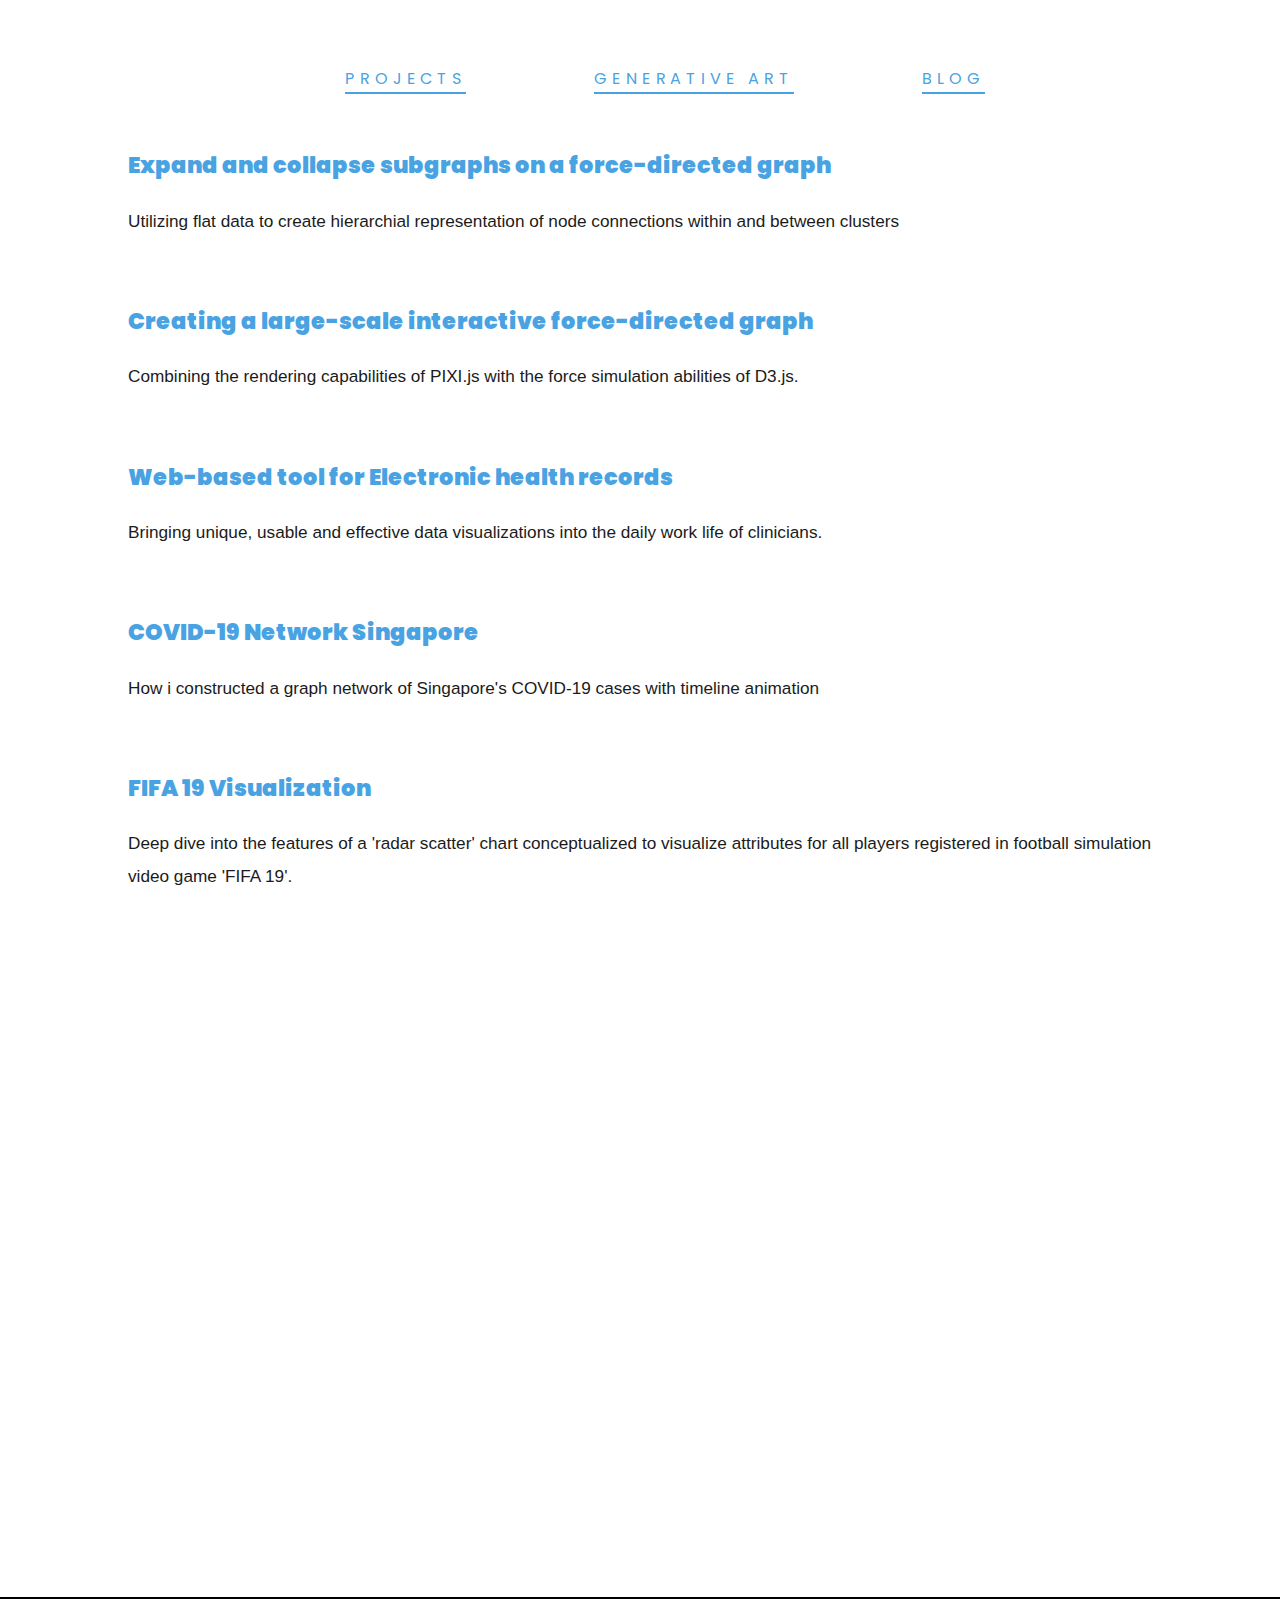
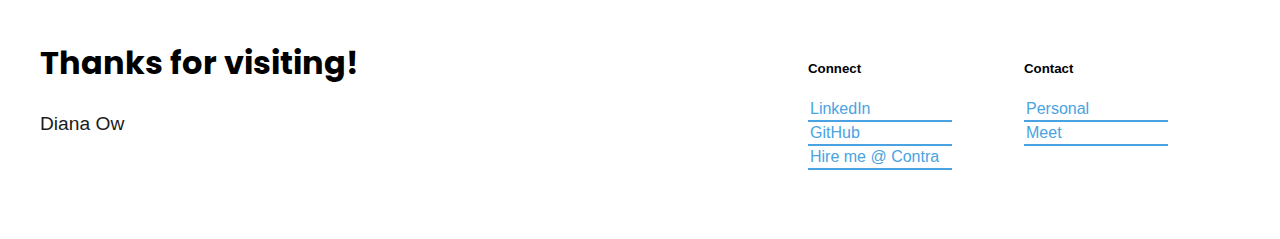
<file: blog/index.html>
<!DOCTYPE html>
<html lang="en">

  <head>
    <meta charset="utf-8">
    <title>Diana Ow</title>
    <meta name="author" content="Diana Ow">
    <meta name="description" content="Diana Ow's website">
    <meta name="keywords" content="d3js, pixijs, svelte, react, dash, geospatial, network, graphs, data, visualization, visualisation, data visualization, data visualisation, information, information visualization, information visualisation, dataviz, datavis, infoviz, infovis, dashboard, data art, web development">

    <link href="https://fonts.googleapis.com/css?family=Poppins|Inter" rel="stylesheet" crossorigin="anonymous">
    <link href="../css/global.css" rel="stylesheet">
    <style>
    .box-wrapper {
      width: 100%;
      min-height: 160vh;
      display: flex;
      justify-content: center
    }
    .box-group {
      display: flex;
      flex-direction: column;
      align-items: center;
      width: 80%;
      height: 100%;
      padding: 0px;
    }
    </style>
  </head>

  <body>

    <!-- Navigation -->
    <nav class="navbar navbar-expand-lg">
      <div id="navbarResponsive">
        <ul class="navbar-nav">
          <li class="nav-item active">
            <a style='font-family:Poppins;' class="nav-link" href="https://dianaow.com">PROJECTS</a>
          </li>
          <li class="nav-item">
            <a style='font-family:Poppins;' class="nav-link" href="https://dianaow.com/generativeart/">GENERATIVE ART</a>
          </li>
          <li class="nav-item">
            <a style='font-family:Poppins;' class="nav-link" href="https://dianaow.com/blog/">BLOG</a>
          </li>
        </ul>
      </div>
    </nav>

    <div class='box-wrapper'>
      <div class='box-group'>
        <div>
          <a href="https://dianaow.com/blog/pixijs-d3-graph-2/" target="_blank">
            <h3>Expand and collapse subgraphs on a force-directed graph</h3>
          </a>
          <p>Utilizing flat data to create hierarchial representation of node connections within and between clusters</p>
          <br>
          <a href="https://dianaow.com/blog/pixijs-d3-graph/" target="_blank">
            <h3>Creating a large-scale interactive force-directed graph</h3>
          </a>
          <p>Combining the rendering capabilities of PIXI.js with the force simulation abilities of D3.js.</p>
          <br>
          <a href="https://dianaow.com/blog/health_timeline/" target="_blank">
            <h3>Web-based tool for Electronic health records</h3>
          </a>
          <p>Bringing unique, usable and effective data visualizations into the daily work life of clinicians.</p>
          <br>
          <a href="https://dianaow.com/blog/covid19-network-singapore/" target="_blank">
            <h3>COVID-19 Network Singapore</h3>
          </a>
          <p>How i constructed a graph network of Singapore's COVID-19 cases with timeline animation</p>
          <br>
          <a href="https://dianaow.com/blog/fifa19/" target="_blank">
            <h3>FIFA 19 Visualization</h3>
          </a>
          <p>Deep dive into the features of a 'radar scatter' chart conceptualized to visualize attributes for all players registered in football simulation video game 'FIFA 19'.</p>
          <br>
        </div>

      </div>
    </div>

    <footer>
      <div class="flex-container">
        <div class="left"><h1 class="name">Thanks for visiting!</h1> 
          <div class="column-content">
            <p style="font-weight: 400; font-size: 1.2rem;">Diana Ow</p> 
          </div>
        </div> 
        <div class="right">
          <div class="column">
            <h5 class="column-header">Connect</h5> 
            <div class="column-content connect">
              <a class="link" target="_blank" rel="noopener noreferrer" href="https://www.linkedin.com/in/dianaow/">LinkedIn</a> 
              <a class="link" target="_blank" rel="noopener noreferrer" href="https://github.com/dianaow/">GitHub</a> 
              <a class="link" target="_blank" rel="noopener noreferrer" href="https://contra.com/dianaow_viz">Hire me @ Contra</a>
            </div>
          </div> 
          <div class="column">
            <h5 class="column-header">Contact</h5> 
            <div class="column-content contact">
              <a class="link" target="_blank" rel="noopener noreferrer" href="mailto:diana.ow@outlook.com">Personal</a> 
              <a class="link" target="_blank" rel="noopener noreferrer" href="https://calendly.com/dianaow/meeting">Meet</a>
            </div>
          </div>
        </div>
    </div>

  </body>

</html>
</file>
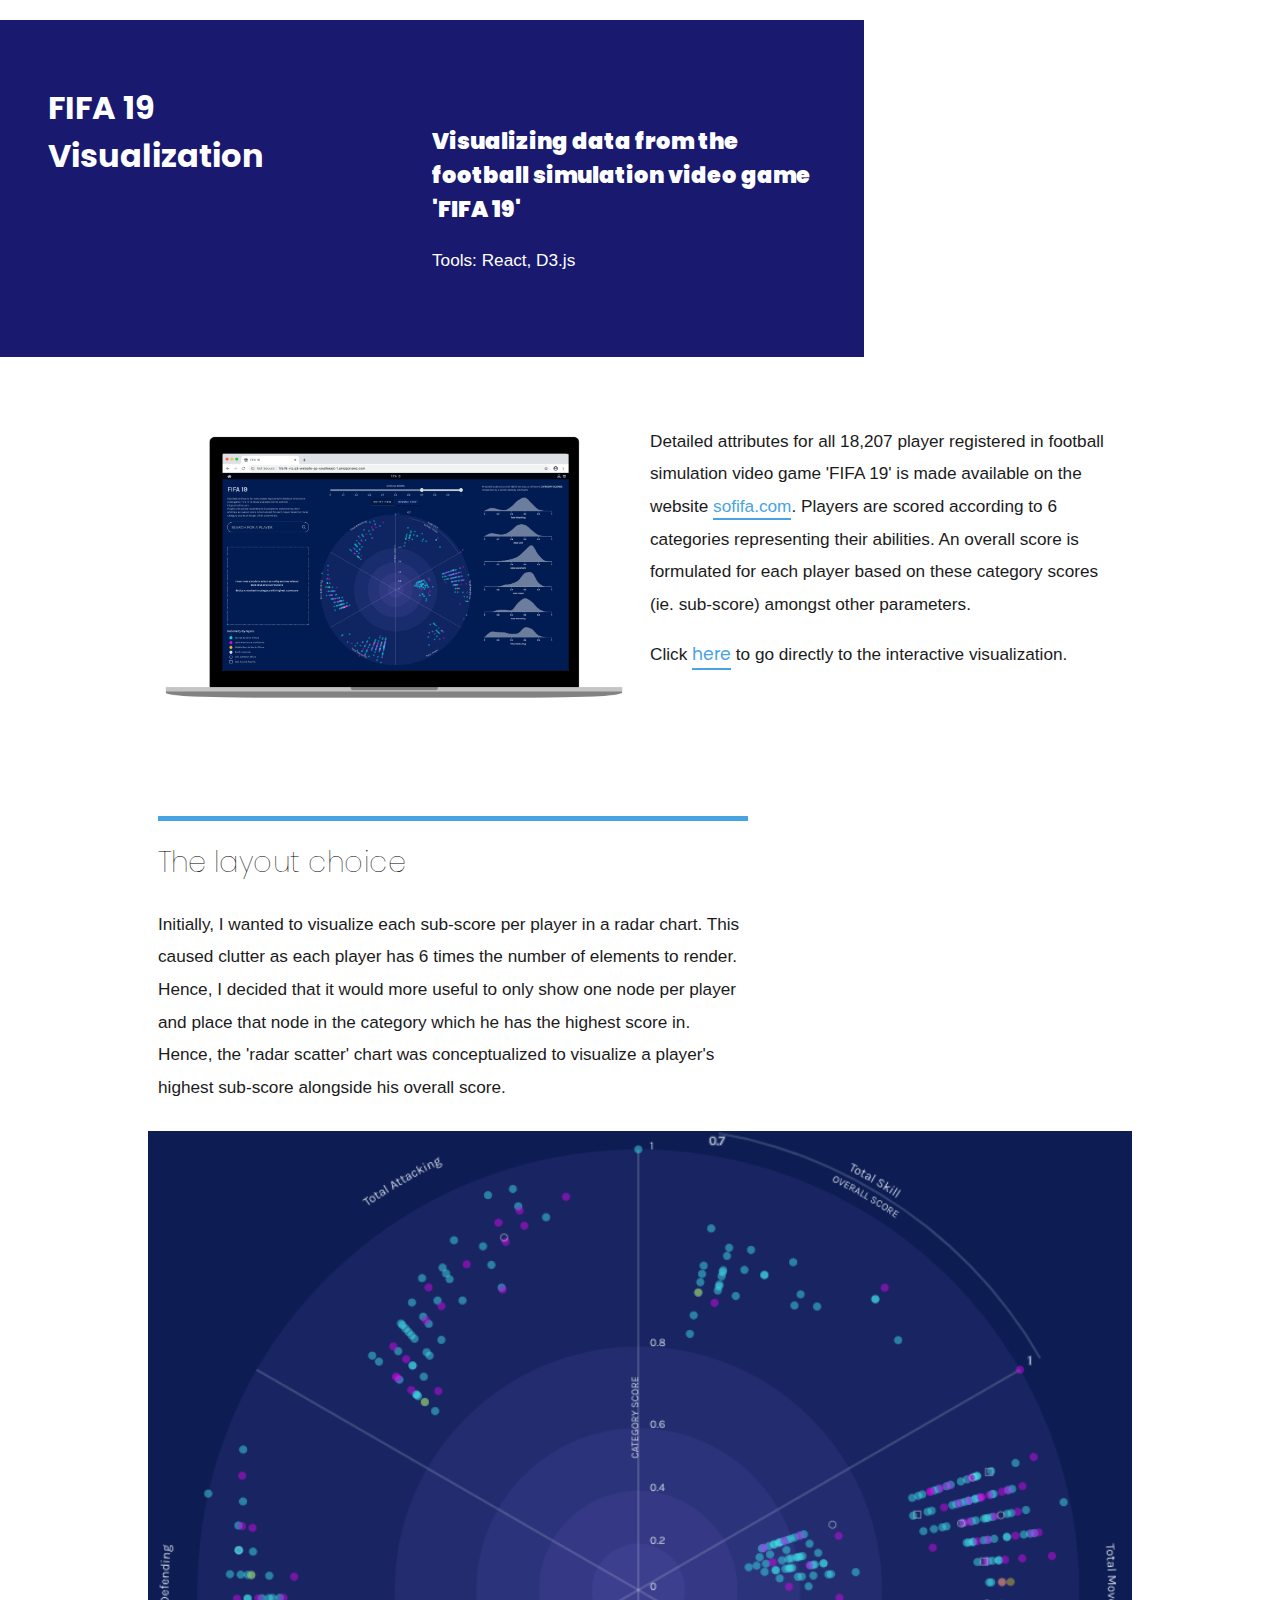
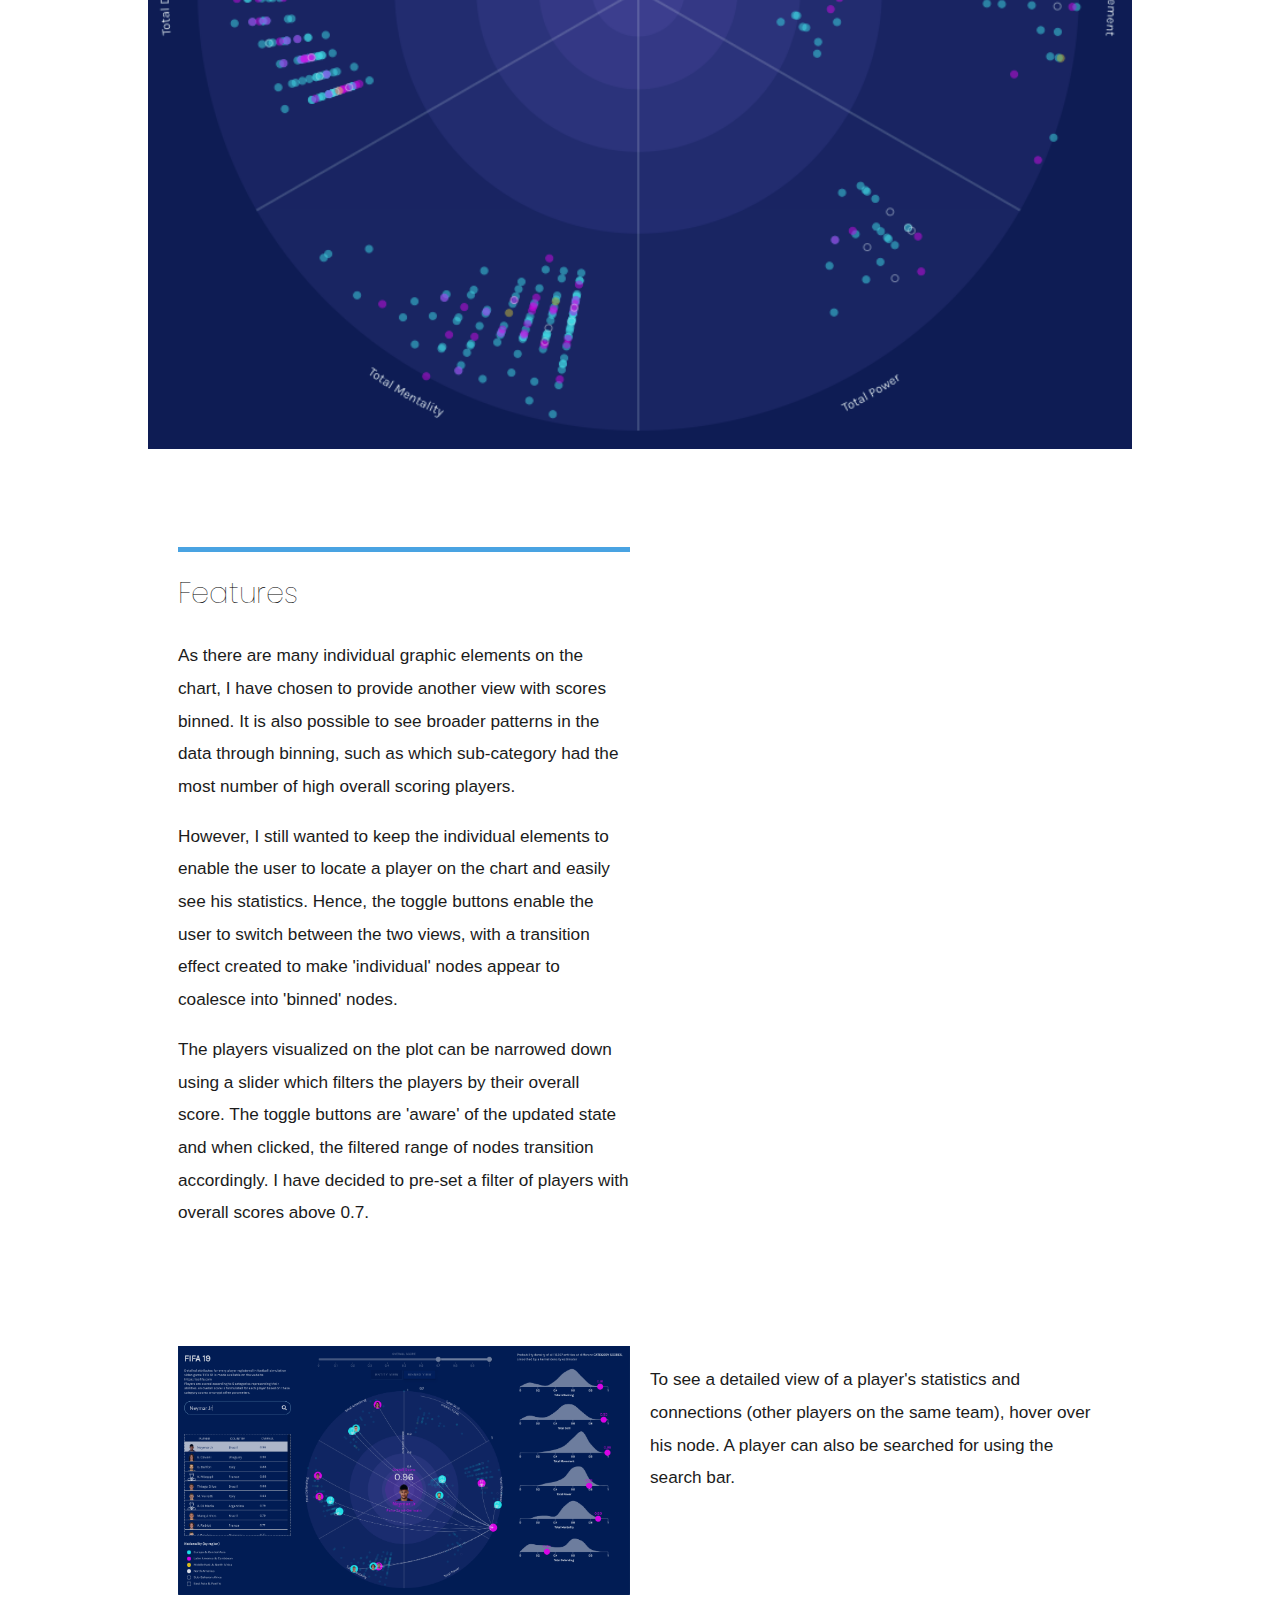
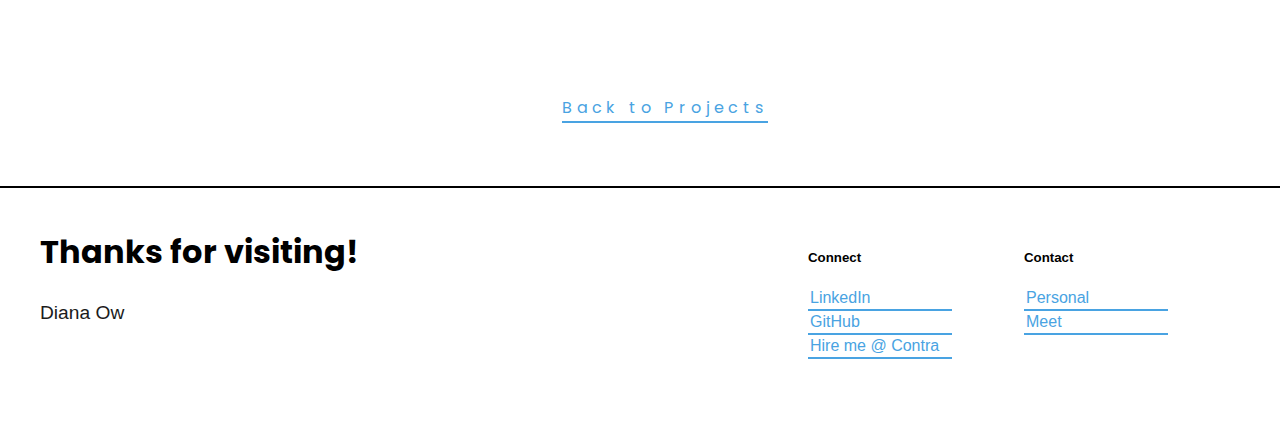
<file: blog/fifa19/index.html>
<!DOCTYPE html>
<html lang="en">
  <head>
    <meta charset='utf-8'>
    <meta name="viewport" ccontent="width=device-width, initial-scale=1">
    <meta name="description" content="Diana Ow's portfolio article">
    <meta name="author" content="Diana Ow">
    <meta name="keywords" content="health, medical, EHR, data, visualization, visualisation, data visualization, data visualisation, information, information visualization, information visualisation, dataviz, datavis, infoviz, infovis, collaboration, data art">
    <title>Web-based tool for monitoring medical data</title>
    <link href="https://fonts.googleapis.com/css?family=Poppins|Inter" rel="stylesheet">
    <link href="../../../../css/global.css" rel="stylesheet">
    <link href="../../../../css/blog.css" rel="stylesheet">
  </head>
  <body>

    <div id="portfolio__title_img">
      <div class="portfolio__header" style="background-color: MidnightBlue">
        <div style="width: 50%">
          <h1 class="portfolio__title" style="color: white">FIFA 19 Visualization</h1>
        </div>
        <div style="width: 50%">
          <h3 class="portfolio__description" style="color: white">Visualizing data from the football simulation video game 'FIFA 19'</h3>
          <p style="color: white">Tools: React, D3.js</p>
        </div>
      </div>
    </div>

    <div class='wrapper'>
      <div class='wrapper-group'>

        <div class='box box-landing'>
          <div class="box-content">
            <img width="100%" height="auto" src="./macbook_mockup_entity.png">
          </div>
          <div class="box-content">
            <p>Detailed attributes for all 18,207 player registered in football simulation video game 'FIFA 19' is made available on the website <a href="https://sofifa.com" target="_blank">sofifa.com</a>. Players are scored according to 6 categories representing their abilities. An overall score is formulated for each player based on these category scores (ie. sub-score) amongst other parameters.</p>
            <p>Click <a style='font-family:Poppins;' class="nav-link" href="http://fifa19-viz.s3-website-ap-southeast-1.amazonaws.com/" target="_blank">here</a> to go directly to the interactive visualization.</p>
          </div>
        </div>

        <div class='box'>
          <div class="box-content">
            <h2>The layout choice</h2>
            <p>Initially, I wanted to visualize each sub-score per player in a radar chart. This caused clutter as each player has 6 times the number of elements to render. Hence, I decided that it would more useful to only show one node per player and place that node in the category which he has the highest score in. Hence, the 'radar scatter' chart was conceptualized to visualize a player's highest sub-score alongside his overall score.</p> 
          </div>
          <img width="100%" height="auto" src="./fifa19_layout.png">
        </div>


        <div class='box-flex'>
          <div class="box-content">
            <h2>Features</h2>
            <p>As there are many individual graphic elements on the chart, I have chosen to provide another view with scores binned. It is also possible to see broader patterns in the data through binning, such as which sub-category had the most number of high overall scoring players.</p>
            <p>However, I still wanted to keep the individual elements to enable the user to locate a player on the chart and easily see his statistics. Hence, the toggle buttons enable the user to switch between the two views, with a transition effect created to make 'individual' nodes appear to coalesce into 'binned' nodes.</p>
            <p>The players visualized on the plot can be narrowed down using a slider which filters the players by their overall score. The toggle buttons are 'aware' of the updated state and when clicked, the filtered range of nodes transition accordingly. I have decided to pre-set a filter of players with overall scores above 0.7.</p>
          </div>
          <div class="box-content">
            <video width="100%" height="auto" src="./fifa19_1_new.mov" autoplay loop playsinline muted></video>
            <video width="100%" height="auto" src="./fifa19_2_new.mov" autoplay loop playsinline muted></video>
          </div>
        </div>  

        <div class='box-flex'>
          <div class="box-content">
            <img width="100%" height="auto" src="./fifa19_searched.png">
          </div>
          <div class="box-content">
            <p>To see a detailed view of a player's statistics and connections (other players on the same team), hover over his node. A player can also be searched for using the search bar.</p>
          </div> 
        </div> 

      </div>
    </div>

    <!-- Navigation -->
    <div class='header-container'>
      <nav class="navbar navbar-expand-lg">
        <div id="navbarResponsive">
          <ul class="navbar-nav">
            <li class="nav-item active">
              <a style='font-family:Poppins;' class="nav-link" href="https://dianaow.com">Back to Projects</a>
            </li>
          </ul>
        </div>
      </nav>
    </div>
    

      <footer>
        <div class="flex-container">
          <div class="left"><h1 class="name">Thanks for visiting!</h1> 
            <div class="column-content">
              <p style="font-weight: 400; font-size: 1.2rem;">Diana Ow</p> 
            </div>
          </div> 
          <div class="right">
            <div class="column">
              <h5 class="column-header">Connect</h5> 
              <div class="column-content connect">
                <a class="link" target="_blank" rel="noopener noreferrer" href="https://www.linkedin.com/in/dianaow/">LinkedIn</a> 
                <a class="link" target="_blank" rel="noopener noreferrer" href="https://github.com/dianaow/">GitHub</a> 
                <a class="link" target="_blank" rel="noopener noreferrer" href="https://contra.com/dianaow_viz">Hire me @ Contra</a>
              </div>
            </div> 
            <div class="column">
              <h5 class="column-header">Contact</h5> 
              <div class="column-content contact">
                <a class="link" target="_blank" rel="noopener noreferrer" href="mailto:diana.ow@outlook.com">Personal</a> 
                <a class="link" target="_blank" rel="noopener noreferrer" href="https://calendly.com/dianaow/meeting">Meet</a>
              </div>
            </div>
          </div>
      </div>
    </footer>

  </body>
</html>
</file>
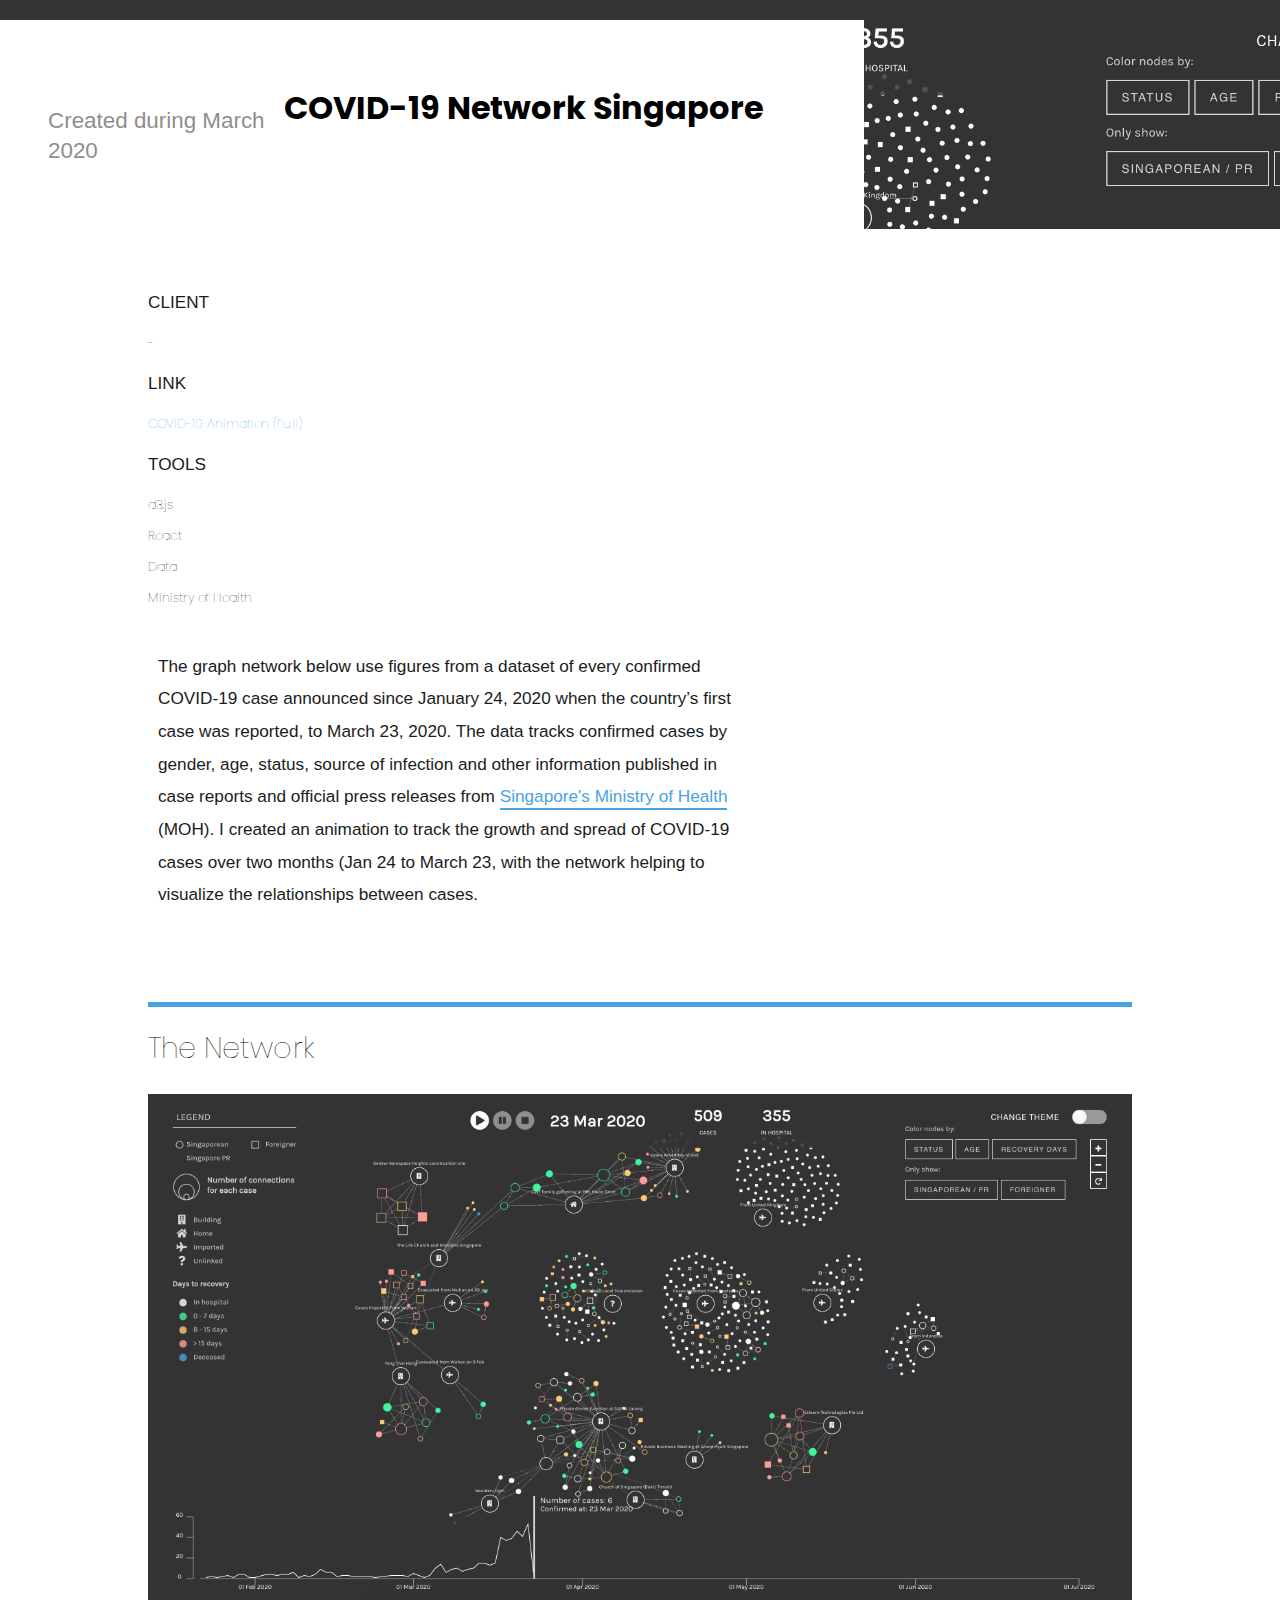
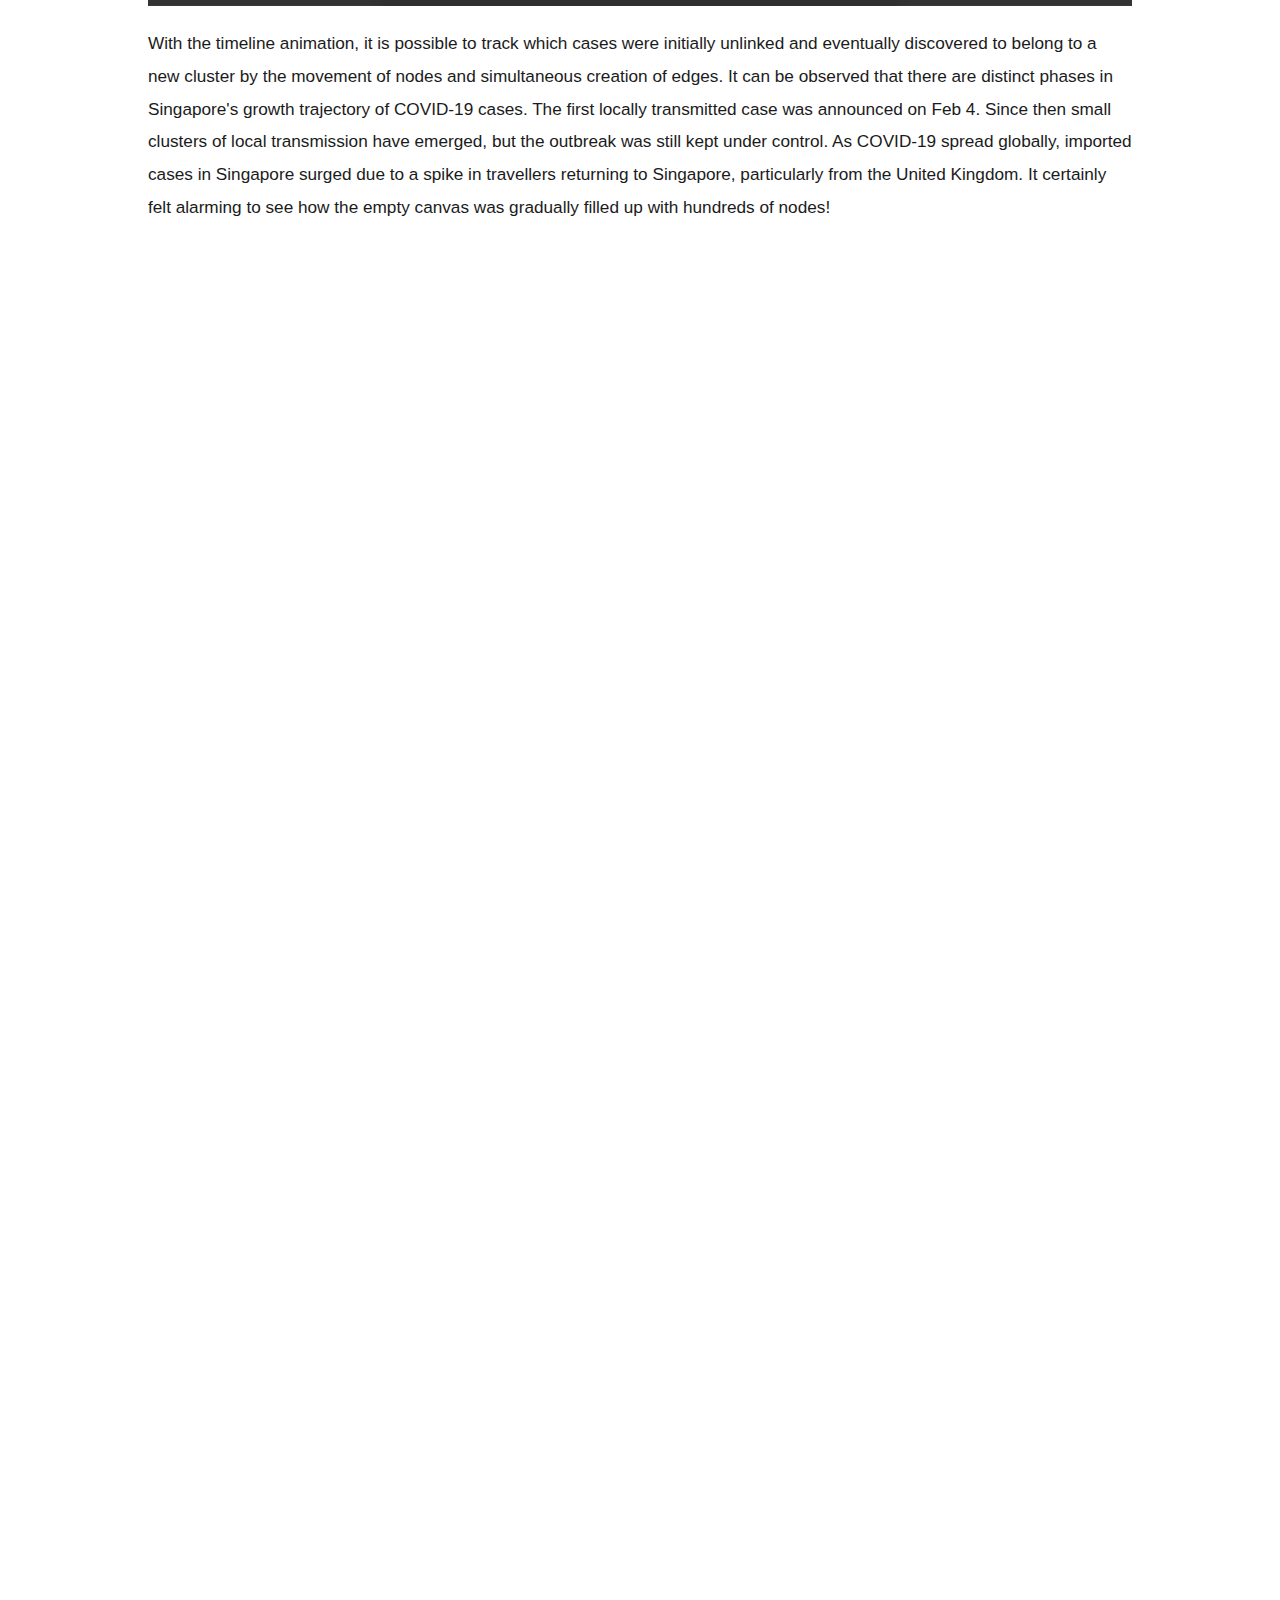
<file: blog/covid19-network-singapore/page.html>
<!DOCTYPE html>
<html lang="en">
  <head>
    <meta charset='utf-8'>
    <meta name="viewport" content="width=device-width">
    <meta name="description" content="">
    <meta name="author" content="">
    <title>COVID-19 Network Singapore</title>
    <link href="https://fonts.googleapis.com/css?family=Poppins|Roboto|Karla" rel="stylesheet">
    <script src="https://d3js.org/d3.v4.min.js"></script>
    <link href="../../../../css/global.css" rel="stylesheet">
    <link href="../../../../css/blog.css" rel="stylesheet">
    <style>
      .wrapper-group {
        height: 550vh;
      }
    </style>
  </head>
  <body>

    <div id="portfolio__title_img" style="background-image: url('./covid_network.png');">
      <div class="portfolio__header">
          <p class="portfolio__date script">Created during March 2020</p>
          <h1 class="portfolio__title">COVID-19 Network Singapore</h1>
      </div>
    </div>

    <div class='wrapper'>
      <div class='wrapper-group'>

        <div class='box'>
          <div class='box-group'>

            <div class='box-sub'>
              <div class='box-group' style='height:auto'>
                <div class="grid">
                  <p class='box-sub-desc'>CLIENT</p>
                  <h4>-</h4>
                </div>
                <div class="grid">
                  <p class='box-sub-desc'>LINK</p>
                  <a href="https://youtu.be/WQm3ZYUfa7U" target="_blank"><h4>COVID-19 Animation (Full)</h4></a>
                </div>
              </div>

              <div class='box-group' style='height:auto'>
                <div class="grid">
                  <p class='box-sub-desc'>TOOLS</p>
                  <h4>d3.js</h4>
                  <h4>React</h4>
                </div>
                <div class="grid">
                  <h4 class='box-sub-desc'>Data</h4>
                  <h4>Ministry of Health</h4>
                </div>
              </div>
          </div>
          <div class='box-content'>
            <p>The graph network below use figures from a dataset of every confirmed COVID-19 case announced since January 24, 2020 when the country’s first case was reported, to March 23, 2020. The data tracks confirmed cases by gender, age, status, source of infection and other information published in case reports and official press releases from <a href="https://www.moh.gov.sg/covid-19" target="_blank">Singapore's Ministry of Health</a> (MOH). I created an animation to track the growth and spread of COVID-19 cases over two months (Jan 24 to March 23, with the network helping to visualize the relationships between cases.</p>
          </div>

        </div>
      </div>

        <div class='box'>
          <h2>The Network</h2>
           <img width="100%" height="auto" src="./covid_network.png">
          <p>With the timeline animation, it is possible to track which cases were initially unlinked and eventually discovered to belong to a new cluster by the movement of nodes and simultaneous creation of edges. It can be observed that there are distinct phases in Singapore's growth trajectory of COVID-19 cases. The first locally transmitted case was announced on Feb 4. Since then small clusters of local transmission have emerged, but the outbreak was still kept under control. As COVID-19 spread globally, imported cases in Singapore surged due to a spike in travellers returning to Singapore, particularly from the United Kingdom. It certainly felt alarming to see how the empty canvas was gradually filled up with hundreds of nodes!</p>
        </div>

      </div>
    </div>

  </body>
</html>
</file>
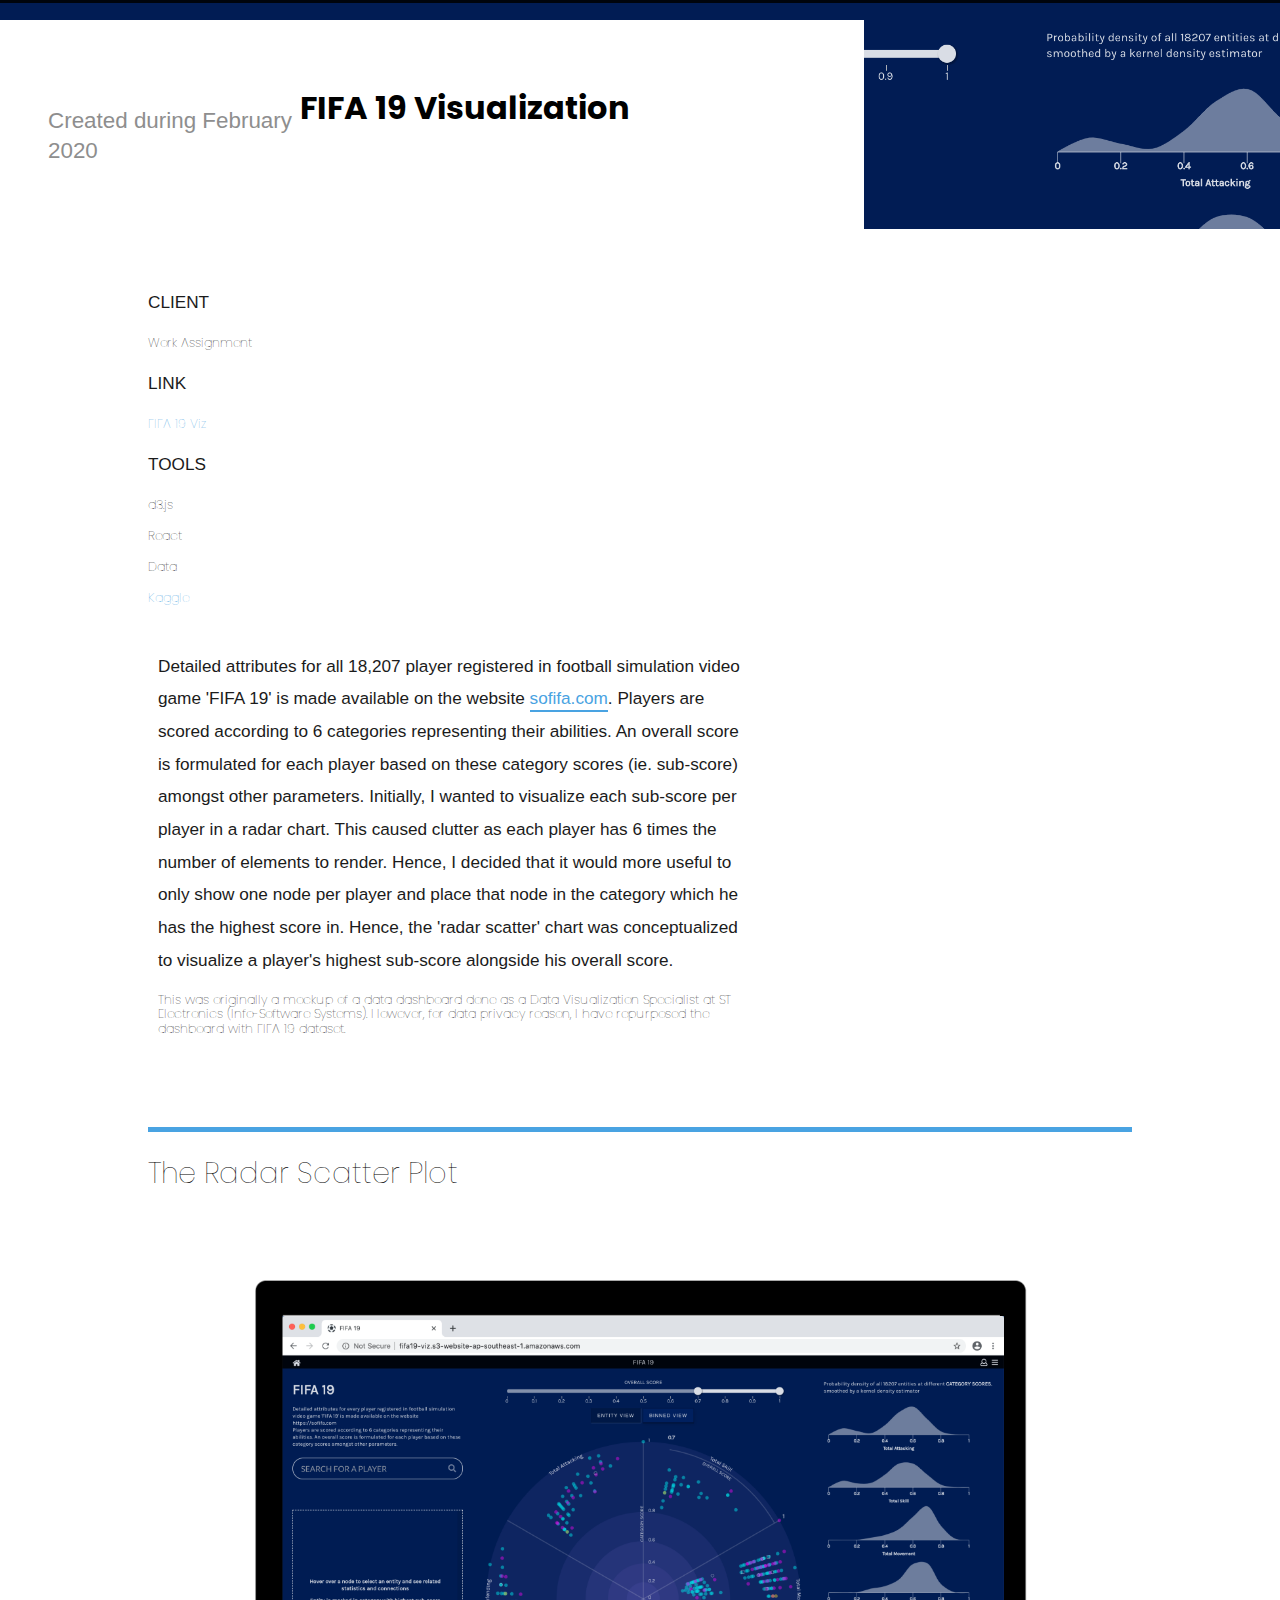
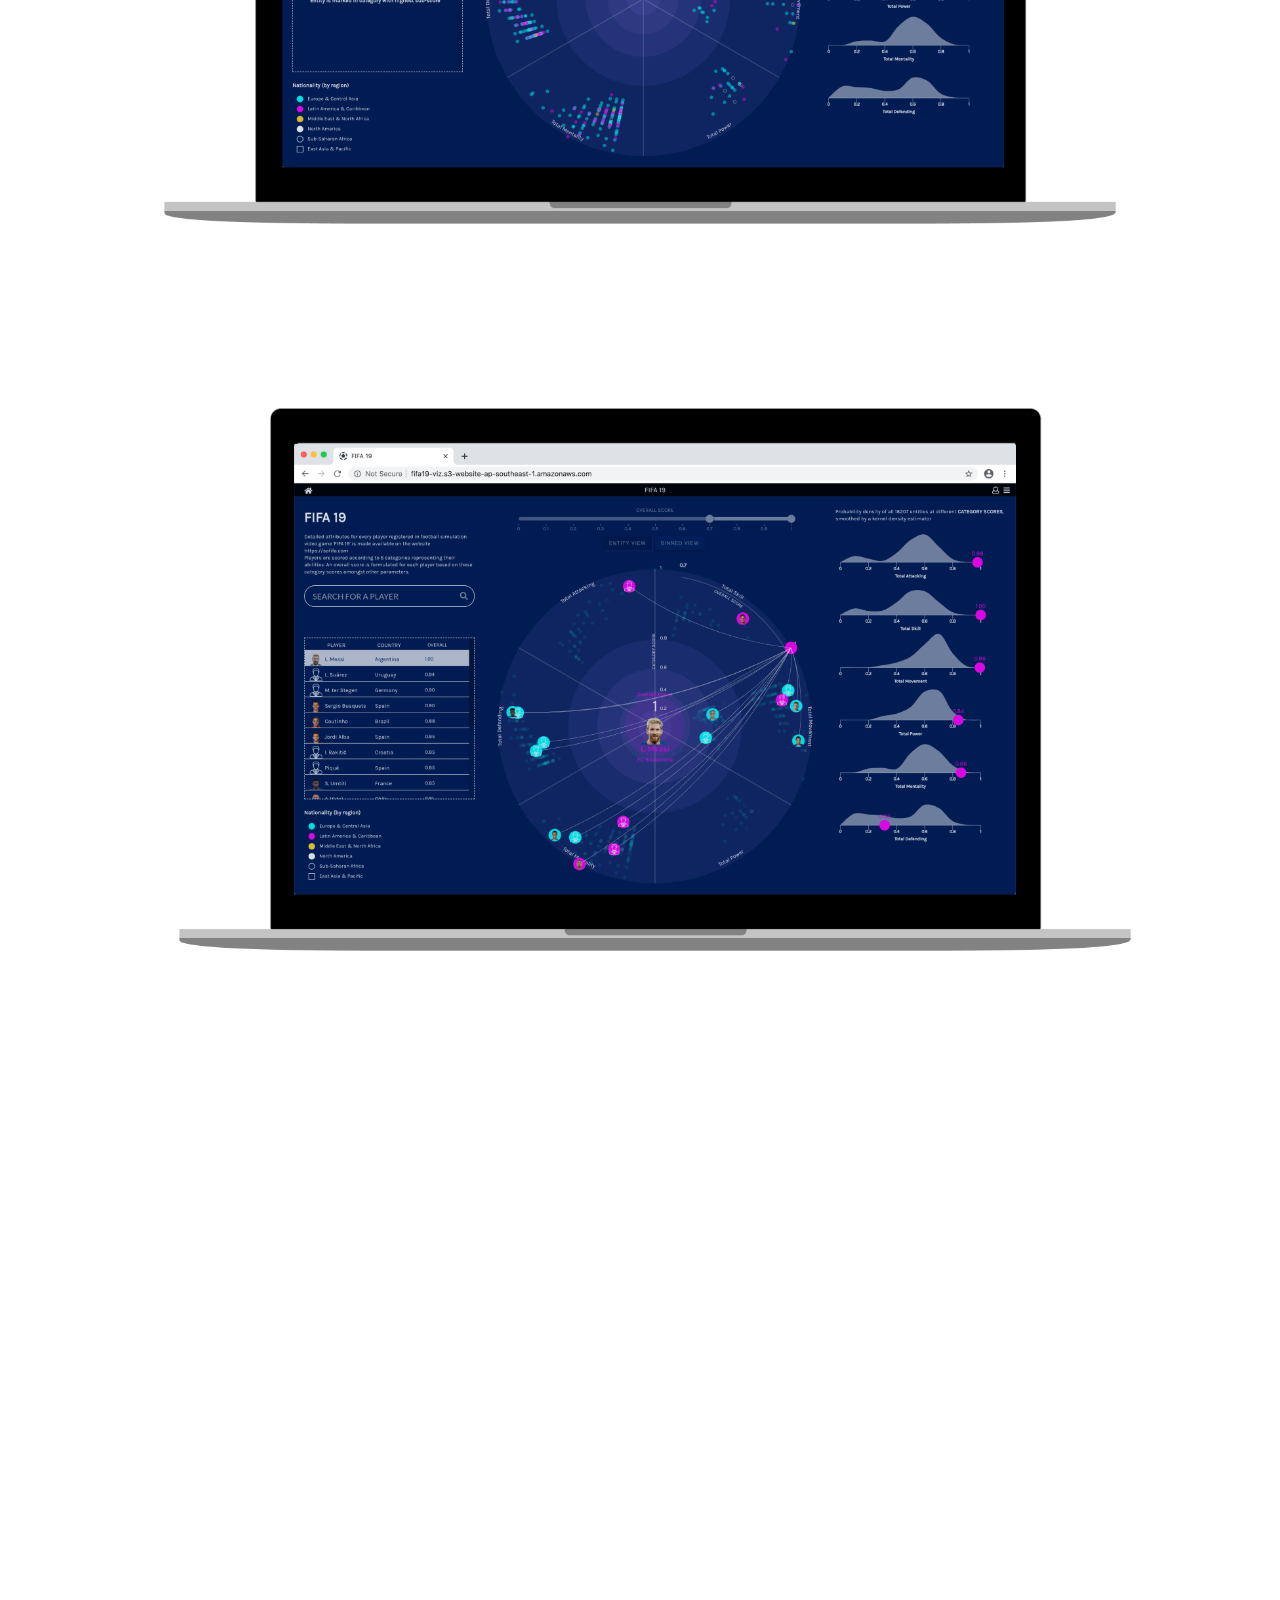
<file: blog/fifa19/page.html>
<!DOCTYPE html>
<html lang="en">
  <head>
    <meta charset='utf-8'>
    <meta name="viewport" content="width=device-width">
    <meta name="description" content="">
    <meta name="author" content="">
    <title>COVID-19 Network Singapore</title>
    <link href="https://fonts.googleapis.com/css?family=Poppins|Roboto|Karla" rel="stylesheet">
    <script src="https://d3js.org/d3.v4.min.js"></script>
    <link href="../../../../css/global.css" rel="stylesheet">
    <link href="../../../../css/blog.css" rel="stylesheet">
    <style>
      .wrapper-group {
        height: 600vh;
      }
    </style>
  </head>
  <body>

    <div id="portfolio__title_img" style="background-image: url('./fifa19_binned.png');">
      <div class="portfolio__header">
          <p class="portfolio__date script">Created during February 2020</p>
          <h1 class="portfolio__title">FIFA 19 Visualization</h1>
      </div>
    </div>

    <div class='wrapper'>
      <div class='wrapper-group'>

        <div class='box'>
          <div class='box-group'>

            <div class='box-sub'>
              <div class='box-group' style='height:auto'>
                <div class="grid">
                  <p class='box-sub-desc'>CLIENT</p>
                  <h4>Work Assignment</h4>
                </div>
                <div class="grid">
                  <p class='box-sub-desc'>LINK</p>
                  <a href="http://fifa19-viz.s3-website-ap-southeast-1.amazonaws.com/" target="_blank"><h4>FIFA 19 Viz</h4></a>
                </div>
              </div>

              <div class='box-group' style='height:auto'>
                <div class="grid">
                  <p class='box-sub-desc'>TOOLS</p>
                  <h4>d3.js</h4>
                  <h4>React</h4>
                </div>
                <div class="grid">
                  <h4 class='box-sub-desc'>Data</h4>
                  <a href="https://www.kaggle.com/karangadiya/fifa19/" target="_blank"><h4>Kaggle</h4></a>
                </div>
              </div>
          </div>
          <div class='box-content'>
            <p>Detailed attributes for all 18,207 player registered in football simulation video game 'FIFA 19' is made available on the website <a href="https://sofifa.com" target="_blank">sofifa.com</a>. Players are scored according to 6 categories representing their abilities. An overall score is formulated for each player based on these category scores (ie. sub-score) amongst other parameters. Initially, I wanted to visualize each sub-score per player in a radar chart. This caused clutter as each player has 6 times the number of elements to render. Hence, I decided that it would more useful to only show one node per player and place that node in the category which he has the highest score in. Hence, the 'radar scatter' chart was conceptualized to visualize a player's highest sub-score alongside his overall score.</p>
            <h4>This was originally a mockup of a data dashboard done as a Data Visualization Specialist at ST Electronics (Info-Software Systems). However, for data privacy reason, I have repurposed the dashboard with FIFA 19 dataset.</h4>
          </div>

        </div>
      </div>

        <div class='box'>
          <h2>The Radar Scatter Plot</h2>
          <img width="100%" height="auto" src="./macbook_mockup_entity.png">
        </div>

        <div class='box'>
          <img width="100%" height="auto" src="./macbook_mockup_tooltip.png" class='mockup'>
        </div>

      </div>
    </div>
  </body>
</html>
</file>
<file: css/global.css>
body {
  margin: 0;
  padding-top: 40px;
  font-family: sans-serif;
  font-style: normal;
  font-weight: normal;
}

h1 {
    font-family: 'Poppins', sans-serif;
    font-size: 2em;
    margin-top: 0px;
    margin-bottom: 10px;
    font-weight: 700;

}

h2 {
    font-family: 'Poppins', sans-serif;
    font-weight: lighter;
    font-size: 1.8em;
    padding-top: 20px;
}

h3 {
    font-family: 'Poppins', sans-serif;
    font-weight: 900;
    font-size: 1.4em;
    margin-top: 1.4em;
}

h4 {
    font-family: 'Poppins', sans-serif;
    font-weight: 100;
    font-size: 0.8em;
    margin-top: 0.9em;
    line-height: 1.1em;
    text-align: left;
}

b {
  font-weight: 900;
}

p {
  font-weight: 400;
  line-height: 1.9;
  color: rgb(27, 27, 27);
  font-size: calc(14px + .25vw);
  text-align: left;
}

li {
  text-align:left;
}

a, a:hover, a:visited, a:active {
  color: #49A3E2;
  text-decoration: none;
  padding-bottom: 2px;
  border-bottom: 2px solid #49A3E2;
}

.navbar {
  background: none;
  justify-content: center;
  align-items: center;
  text-align: center;
  padding:10px;
  width: 100%;
}

.navbar-nav {
  display: flex;
  justify-content: space-around;
  width: 60%;
}

.navbar-nav>li {
   display: inline-block;
   margin-right: 10px;
   letter-spacing: 0.3em;
}

#navbarResponsive {
  display: flex;
  flex-direction: column;
  align-items: center;
  justify-content: center;
  width: 100%;
}

@media (max-device-width: 1024px) {
  body {
    padding-top: 30px;
  }
  /* h1 {
    font-size: 24px;
  } */
  h2 {
    margin: 0px;
  }
}

footer {
  margin-top: 40px;
  min-height: 240px;
  width: 100vw;
  border-top: 2px solid black;
}
.flex-container {
  display: flex;
  padding: 40px;
}
.left {
  width: 40%;
}
.right {
  width: 60%;
  display: flex;
  justify-content: end;
}
.column {
  width: 30%;
}
.link {
  padding: 2px;
  display: flex;
  flex-direction: column;
  width: 140px;
}


/* if mobile device max width 420px */
@media only screen and (max-device-width: 420px) {
  .navbar {
    width: calc(100%-10px);
  } 
  .navbar-nav {
    width: 100%;
    flex-direction: column;
  }
  .navbar-nav>li {
    margin: 10px;
  }
  .right {
    flex-direction: column;
    align-items: center;
  }

} 




/* Slideshow container */
.slideshow-container {
  position: relative;
  margin: auto;
}

/* Hide the images by default */
.mySlides {
  display: none;
  flex-direction: row;
  justify-content: center;
  align-items: center;
}

/* Next & previous buttons */
.prev, .next {
  cursor: pointer;
  position: absolute;
  top: 50%;
  width: auto;
  margin-top: -22px;
  padding: 16px;
  color: black;
  font-weight: bold;
  font-size: 38px;
  transition: 0.6s ease;
  border-radius: 0 3px 3px 0;
  user-select: none;
  border-bottom: none !important;
}

/* Position the "next button" to the right */
.next {
  right: 0;
  border-radius: 3px 0 0 3px;
}

/* On hover, add a black background color with a little bit see-through */
.prev:hover, .next:hover {
  background-color: rgba(0,0,0,0.8);
}

/* Caption text */
.text {
  color: #f2f2f2;
  font-size: 15px;
  padding: 8px 12px;
  position: absolute;
  bottom: 8px;
  width: 100%;
  text-align: center;
}

/* Number text (1/3 etc) */
.numbertext {
  color: #f2f2f2;
  font-size: 12px;
  padding: 8px 12px;
  position: absolute;
  top: 0;
}

/* The dots/bullets/indicators */
.dot {
  cursor: pointer;
  height: 15px;
  width: 15px;
  margin: 0 2px;
  background-color: #bbb;
  border-radius: 50%;
  display: inline-block;
  transition: background-color 0.6s ease;
}

.dot.active, .dot:hover {
  background-color: #717171;
}

/* Fading animation */
.fade {
  animation-name: fade;
  animation-duration: 1.5s;
}

@keyframes fade {
  from {opacity: .4}
  to {opacity: 1}
}
</file>
<file: css/blog.css>
body {
  position: relative;
  padding: 0 !important;
  box-sizing: border-box;
  width: 100%;
}

pre {
  margin: 0px;
}

pre code {
  font-size: 15px;
}

h2 { 
  text-align: left;
  border-top: 5px solid #49A3E2;
}

h3 {
  margin-top: 1.8em !important;
  margin-bottom: 0em;
}

i {
  font-size: 1.4em;
  line-height: 1.4em;
}

video {
  margin: 20px 0px;
}

.text-bold {
  font-weight: 900;
}

.partition-title {
  font-family: 'Poppins', sans-serif;
  font-weight: 900;
  color: #49A3E2;
  text-align: center;
  padding: 0px;
  margin: 0px;
}

.ref-link {
  margin-top: 0px;
  margin-bottom: 50px;
  font-size: 0.95em;
}

.sidenote {
  padding: 10px;
  background-color: aliceblue;
}

.code-keyword {
  font-weight: 900;
  background-color: #49A3E2;
  color: white;
  padding: 2px 8px;
  border-radius: 6px;
  border: 1px solid #49A3E2;
}

.border-black {
  border: 1px solid black;
  padding: 10px;
}

.wrapper {
  width: 100vw;
  display: flex;
  justify-content: center;
}

.wrapper-group {
  display: flex;
  flex-direction: column;
  width: 80%;
  max-width: 1200px;
  padding: 20px;
}

.box {
  padding: 20px;
  max-width: 1300px;
}

.box-flex {
  display: flex;
  padding: 40px;
}

.box-content {
  width: 60%;
  padding: 10px;
}

.box-content-1 {
  display: flex;
  width: 100%;
}

.box-content-inner {
  width: 50%;
  padding: 15px;
}

.box-content-inner-code {
  width: 65%;
  padding: 15px;
}

.box-content-inner-code1 {
  width: 35%;
  padding: 15px;
}

.box-landing {
  display: flex;
}

.mockup {
  padding: 15px;
}

#portfolio__title_img {
    width: 100%;
    background-position: 50% 0px;
    background-repeat: no-repeat;
    background-attachment: fixed;
    background-size: cover;
    overflow: hidden;
}

.portfolio__header {
    top: 10vh;
    background-color: white;
    padding: 4em 3em;
    display: inline-block;
    max-width: 60vw;
    margin-top: 20px;
    display: flex;
}

.portfolio__date {
    font-size: 1.4em;
    line-height: 1.3;
    color: #8e8e8e;
    margin-bottom: 0;
}

.portfolio__title {
    margin-bottom: 0;
    width: 80%;

}

.tier1 {
  font-weight: 900;
  background-color: navy;
  color: white;
  padding: 1px 4px;
  border-radius: 6px;
  border: 1px solid  navy;
}

.tier2 {
  font-weight: 900;
  background-color: royalblue;
  color: white;
  padding: 1px 4px;
  border-radius: 6px;
  border: 1px solid royalblue;
}

.tier3 {
  font-weight: 900;
  background-color: lightskyblue;
  color: black;
  padding: 1px 4px;
  border-radius: 6px;
  border: 1px solid lightskyblue;
}

.video-container {
  width: 100%;
  height: auto;
  position: relative;
}

video {
  width: 100%;
  height: auto;
}

#placeholder_image {
  width: 100%;
  height: auto;
}

.output-block {
  border: 3px solid #49A3E2;
}

@media print {
  p {
    line-height: 1.4 !important;
  }
}

/* if mobile device max width 420px */
@media only screen and (max-device-width: 1024px) {
  .navbar {
    width: calc(100%-10px);
  } 
  .navbar-nav {
    width: 100%;
    flex-direction: column;
  }
  .navbar-nav>li {
    margin: 10px;
  }
  .right {
    flex-direction: column;
    align-items: center;
  }
  .box-flex {
    display: block;
  }
  .box-content {
    width: 100%
  }
  .box-content img{
    width: 100%
  }
  .box-landing {
    display: block;
  }
  .box-content-faux {
    display: none;
  }
  .portfolio__header {
    max-width: 100vw;
  }
}
</file>
